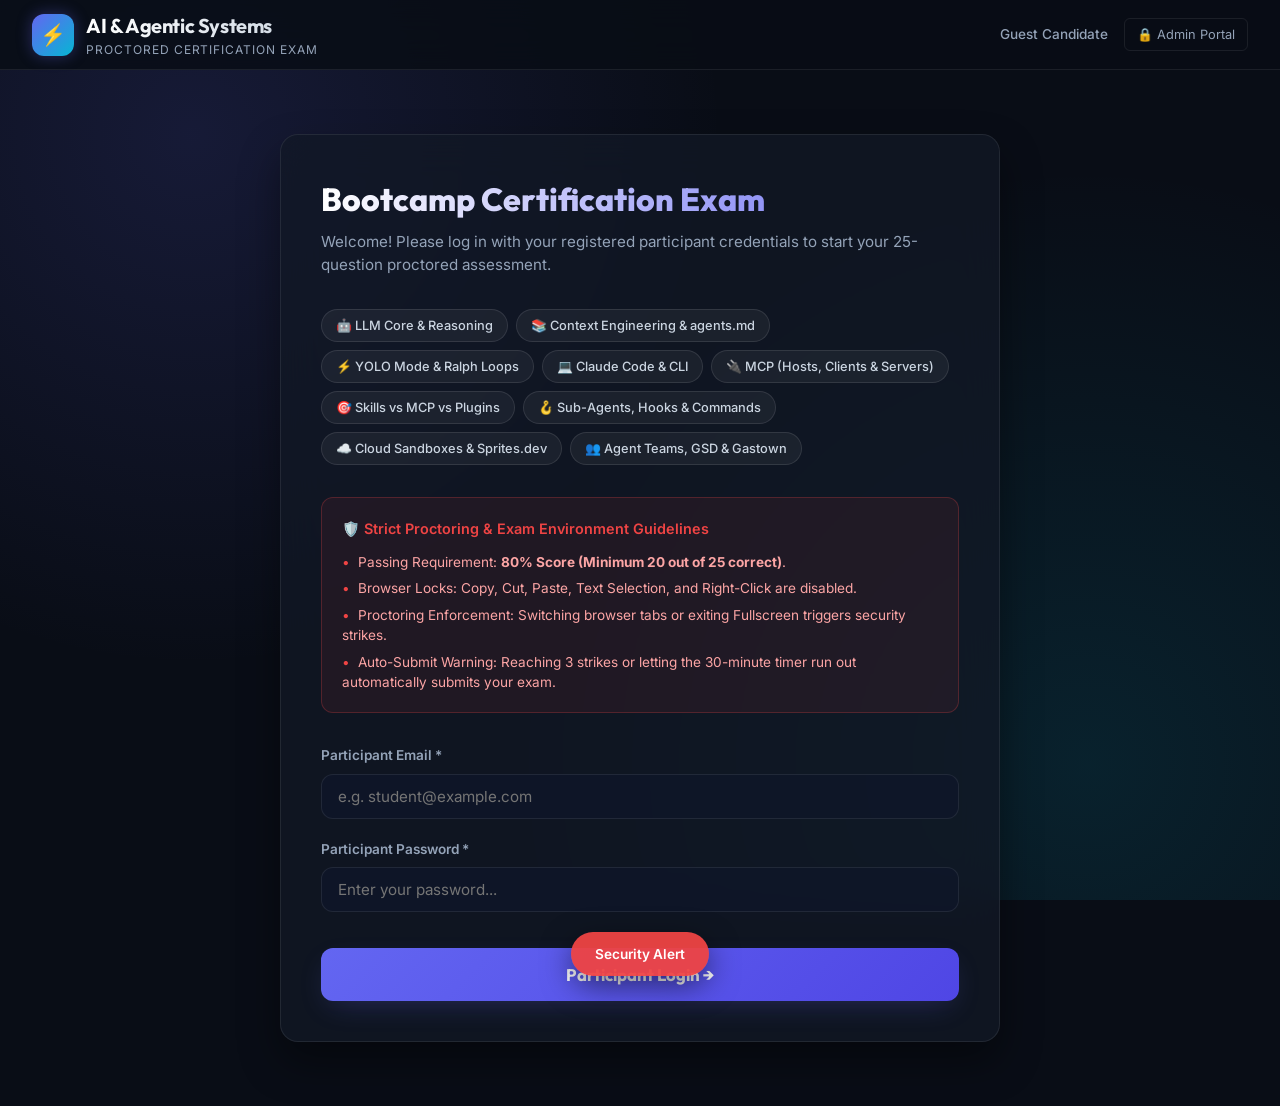
<file: index.html>
<!DOCTYPE html>
<html lang="en">

<head>
  <meta charset="UTF-8">
  <meta name="viewport" content="width=device-width, initial-scale=1.0">
  <title>AI & Agentic Systems Certification Exam | Participant Portal</title>
  <meta name="description"
    content="Official 25-Question Certification Exam covering LLMs, Context Engineering, Claude Code, MCP, Skills, Subagents, Sandboxing, Agent Teams, GSD, and Gastown Swarms.">
  <link rel="stylesheet" href="styles.css">
</head>

<body>

  <!-- Top App Navigation Header -->
  <header class="app-header">
    <div class="brand-container">
      <div class="brand-logo">⚡</div>
      <div>
        <div class="brand-title">AI & Agentic Systems</div>
        <div class="brand-subtitle">Proctored Certification Exam</div>
      </div>
    </div>
    <div style="display:flex; gap:16px; align-items:center;">
      <div class="header-candidate-badge" id="header-candidate-name"
        style="font-size:0.85rem; color:var(--text-muted); font-weight:500;">
        Guest Candidate
      </div>
      <button type="button" id="top-logout-btn" class="btn-secondary hidden"
        style="padding: 5px 12px; font-size: 0.8rem; border-color: rgba(239,68,68,0.4); color: #f87171; background: rgba(239,68,68,0.1); cursor: pointer;">🔒
        Logout</button>
      <a href="admin.html"
        style="font-size:0.8rem; color:var(--text-muted); text-decoration:none; border:1px solid var(--bg-card-border); padding:6px 12px; border-radius:6px; transition:var(--transition-fast);">🔒
        Admin Portal</a>
    </div>
  </header>

  <main class="main-wrapper">

    <!-- 1. PARTICIPANT LOGIN SCREEN -->
    <section id="welcome-screen" class="welcome-card">
      <div id="upper-welcome-section">
        <h1 class="welcome-title">Bootcamp Certification Exam</h1>
        <p class="welcome-desc">
          Welcome! Please log in with your registered participant credentials to start your 25-question proctored
          assessment.
        </p>

        <div class="curriculum-chips">
          <span class="chip">🤖 LLM Core & Reasoning</span>
          <span class="chip">📚 Context Engineering & agents.md</span>
          <span class="chip">⚡ YOLO Mode & Ralph Loops</span>
          <span class="chip">💻 Claude Code & CLI</span>
          <span class="chip">🔌 MCP (Hosts, Clients & Servers)</span>
          <span class="chip">🎯 Skills vs MCP vs Plugins</span>
          <span class="chip">🪝 Sub-Agents, Hooks & Commands</span>
          <span class="chip">☁️ Cloud Sandboxes & Sprites.dev</span>
          <span class="chip">👥 Agent Teams, GSD & Gastown</span>
        </div>

        <div class="rules-box">
          <div class="rules-title">🛡️ Strict Proctoring & Exam Environment Guidelines</div>
          <ul class="rules-list">
            <li>Passing Requirement: <strong>80% Score (Minimum 20 out of 25 correct)</strong>.</li>
            <li>Browser Locks: Copy, Cut, Paste, Text Selection, and Right-Click are disabled.</li>
            <li>Proctoring Enforcement: Switching browser tabs or exiting Fullscreen triggers security strikes.</li>
            <li>Auto-Submit Warning: Reaching 3 strikes or letting the 30-minute timer run out automatically submits
              your exam.</li>
          </ul>
        </div>
      </div>

      <!-- 1. UNAUTHENTICATED LOGIN CARD -->
      <div id="login-box">
        <form id="registration-form">
          <div class="form-group">
            <label class="form-label" for="candidate-email">Participant Email *</label>
            <input type="email" id="candidate-email" class="form-input" placeholder="e.g. student@example.com" required>
          </div>
          <div class="form-group">
            <label class="form-label" for="candidate-password">Participant Password *</label>
            <input type="password" id="candidate-password" class="form-input" placeholder="Enter your password..."
              required>
          </div>

          <div id="user-login-error"
            style="color:var(--danger-color); font-size:0.85rem; margin-bottom:1rem; text-align:center;" class="hidden">
            Invalid email or password. Please contact admin if you are not registered.
          </div>

          <button type="submit" class="btn-start">Participant Login →</button>
        </form>
      </div>

      <!-- 2. AUTHENTICATED CANDIDATE DASHBOARD -->
      <div id="candidate-dashboard" class="hidden">

        <!-- Quiz Set Selection Box -->
        <div
          style="background:rgba(255,255,255,0.03); border:1px solid var(--border-color); border-radius:12px; padding:1.5rem; margin-bottom:2rem;">
          <h3 style="margin-top:0; font-size:1.2rem; color:var(--primary); margin-bottom:1rem;">🎯 Select Exam Quiz Set
          </h3>

          <div class="form-group">
            <label class="form-label" for="quiz-set-select">Choose Question Set *</label>
            <select id="quiz-set-select" class="form-input"
              style="background: #0f172a; color: #f8fafc; font-size: 1rem; padding: 0.75rem;">
              <!-- Populated dynamically by app.js from QUIZ_SETS -->
            </select>
          </div>

          <button type="button" id="start-selected-quiz-btn" class="btn-start" style="margin-top:1rem;">🚀 Start
            Selected Quiz Set →</button>
        </div>

        <!-- Candidate Attempt History Section -->
        <div id="user-history-section" class="hidden"
          style="background: rgba(255,255,255,0.03); border: 1px solid var(--border-color); border-radius: 12px; padding: 1.5rem;">
          <h3 style="margin-top: 0; font-size: 1.1rem; color: var(--primary); margin-bottom: 1rem;">📊 Your Past Exam
            Attempts</h3>
          <div id="user-history-list" style="display: flex; flex-direction: column; gap: 0.75rem;">
            <!-- Past attempt cards injected dynamically -->
          </div>
        </div>
      </div>
    </section>

    <!-- 2. ACTIVE EXAM SCREEN -->
    <section id="exam-screen" class="exam-layout hidden">
      <!-- Main Question Panel -->
      <div class="exam-main-panel">
        <div class="exam-header-bar">
          <span class="category-badge" id="question-category">LLM Core Concepts</span>
          <span class="q-counter" id="question-number">Question 1 of 25</span>
        </div>

        <h2 class="question-text" id="question-text">Loading question text...</h2>

        <div class="options-list" id="options-container">
          <!-- Dynamic Option Cards -->
        </div>

        <div class="exam-controls">
          <button type="button" class="btn-flag" id="flag-btn">🏳️ Flag for Review</button>
          <div style="display:flex; gap:10px;">
            <button type="button" class="btn-nav" id="prev-btn">← Previous</button>
            <button type="button" class="btn-nav" id="next-btn">Next Question →</button>
          </div>
        </div>
      </div>

      <!-- Sidebar Controls & Jump Grid -->
      <aside class="exam-sidebar">
        <div class="sidebar-card">
          <div class="timer-box">
            <div>
              <div class="timer-label">Time Remaining</div>
              <div class="timer-val" id="timer-display">30:00</div>
            </div>
            <div style="font-size:1.5rem;">⏱️</div>
          </div>

          <div class="strike-box">
            <span>Security Strikes:</span>
            <span class="strike-val" id="strike-badge-text">0</span>
          </div>

          <div style="margin: 1rem 0;">
            <div
              style="display:flex; justify-content:space-between; font-size:0.8rem; color:var(--text-muted); margin-bottom:4px;">
              <span>Overall Progress</span>
              <span id="exam-progress-text">0% Complete</span>
            </div>
            <div style="height:6px; background:rgba(255,255,255,0.08); border-radius:3px; overflow:hidden;">
              <div id="exam-progress-bar"
                style="width:0%; height:100%; background:var(--primary); transition:width 0.3s;"></div>
            </div>
          </div>

          <div class="grid-title">Question Palette</div>
          <div class="question-grid" id="question-grid">
            <!-- 1 to 25 buttons dynamically inserted -->
          </div>

          <div class="grid-legend" style="margin-bottom: 1.25rem;">
            <span><strong style="color:#6ee7b7;">●</strong> Answered (<span id="answered-count">0/25</span>)</span>
            <span><strong style="color:var(--warning-color);">🚩</strong> Flagged (<span
                id="flagged-count">0</span>)</span>
          </div>

          <button type="button" class="btn-submit-main" id="submit-exam-btn">Submit Exam Now</button>
        </div>
      </aside>
    </section>

    <!-- 3. RESULTS & PERFORMANCE DASHBOARD -->
    <section id="results-screen" class="results-card hidden">
      <div class="results-header">
        <div id="badge-status" class="pass-fail-badge badge-pass">🏆 PASS (84%)</div>
        <h2 style="font-family:var(--font-heading); font-size:1.6rem; margin-bottom:0.25rem;" id="res-candidate-name">
          Candidate Email</h2>
        <div class="candidate-meta">
          <span id="res-candidate-id">ID: USR-0000</span> | Date: <span id="res-date">Aug 4, 2026</span>
        </div>
      </div>

      <div class="score-overview">
        <div class="circle-score-wrapper">
          <svg class="circle-svg" viewBox="0 0 120 120">
            <circle class="circle-bg" cx="60" cy="60" r="54"></circle>
            <circle class="circle-fill" id="circle-score-progress" cx="60" cy="60" r="54"></circle>
          </svg>
          <div class="circle-text">
            <div class="score-percent-val" id="score-percent">84%</div>
            <div class="score-fraction-val" id="score-fraction">21 / 25</div>
          </div>
        </div>

        <div style="max-width: 420px;">
          <h3 style="font-family:var(--font-heading); font-size:1.15rem; margin-bottom:0.5rem;">Passing Standard: 80%
            (20/25)</h3>
          <p style="font-size:0.88rem; color:var(--text-muted); line-height:1.5;">
            Candidates achieving an 80% score or higher demonstrate proficiency across all 3 weeks of the bootcamp
            curriculum, including LLM reasoning, context engineering, Claude Code, MCP, custom skills, sandboxing, agent
            teams, GSD, and Gastown swarms.
          </p>
        </div>
      </div>

      <h3 class="section-heading">Domain Mastery Breakdown</h3>
      <div class="domain-grid" id="domain-breakdown">
        <!-- Topic cards dynamically inserted -->
      </div>

      <h3 class="section-heading">Detailed Question Review & Explanations</h3>
      <div id="review-questions-container">
        <!-- Review cards dynamically inserted -->
      </div>

      <div style="text-align:center; margin-top:2.5rem;">
        <button type="button" class="btn-start" id="restart-exam-btn" style="max-width:300px;">Take Another
          Assessment</button>
      </div>
    </section>

  </main>

  <!-- MODALS & TOAST NOTIFICATIONS -->
  <!-- 1. Submit Confirmation Modal -->
  <div class="modal-overlay" id="confirm-submit-modal">
    <div class="modal-box">
      <div class="modal-icon">📜</div>
      <h3 class="modal-title">Confirm Exam Submission</h3>
      <p class="modal-desc" id="confirm-modal-text">Are you sure you want to submit your final exam answers now?</p>
      <div class="modal-actions">
        <button type="button" class="btn-secondary" id="confirm-submit-no">Return to Exam</button>
        <button type="button" class="btn-primary" id="confirm-submit-yes">Confirm & Submit</button>
      </div>
    </div>
  </div>

  <!-- 2. Security Strike Warning Modal -->
  <div class="modal-overlay" id="strike-modal">
    <div class="modal-box" style="border-color: rgba(239,68,68,0.4);">
      <div class="modal-icon">⚠️</div>
      <h3 class="modal-title" style="color:var(--danger-color);">Security Violation Warning</h3>
      <p class="modal-desc">
        A proctoring event was detected: <strong id="strike-reason-text">Tab switch detected</strong>.<br><br>
        Current Strike Count: <strong id="strike-count-display" style="color:var(--danger-color);">1 / 3</strong>.<br>
        Reaching 3 strikes will automatically submit your exam.
      </p>
      <div class="modal-actions">
        <button type="button" class="btn-danger" id="strike-modal-close">Acknowledge & Resume</button>
      </div>
    </div>
  </div>

  <!-- 3. Fullscreen Warning Modal -->
  <div class="modal-overlay" id="fullscreen-modal">
    <div class="modal-box" style="border-color: rgba(245,158,11,0.4);">
      <div class="modal-icon">🖥️</div>
      <h3 class="modal-title" style="color:var(--warning-color);">Fullscreen Required</h3>
      <p class="modal-desc">
        Exam security requires active Fullscreen mode. Please click below to re-enable fullscreen to continue your
        assessment.
      </p>
      <div class="modal-actions">
        <button type="button" class="btn-primary" id="reenter-fullscreen-btn">Re-enter Fullscreen</button>
      </div>
    </div>
  </div>

  <!-- Anti-Cheat Security Toast Notification -->
  <div class="anti-cheat-toast" id="anti-cheat-toast">Security Alert</div>

  <!-- Scripts -->
  <script src="data/questions.js"></script>
  <script src="data/quiz_sets.js"></script>
  <script src="js/anti_cheat.js"></script>
  <script src="js/app.js"></script>
</body>

</html>
</file>
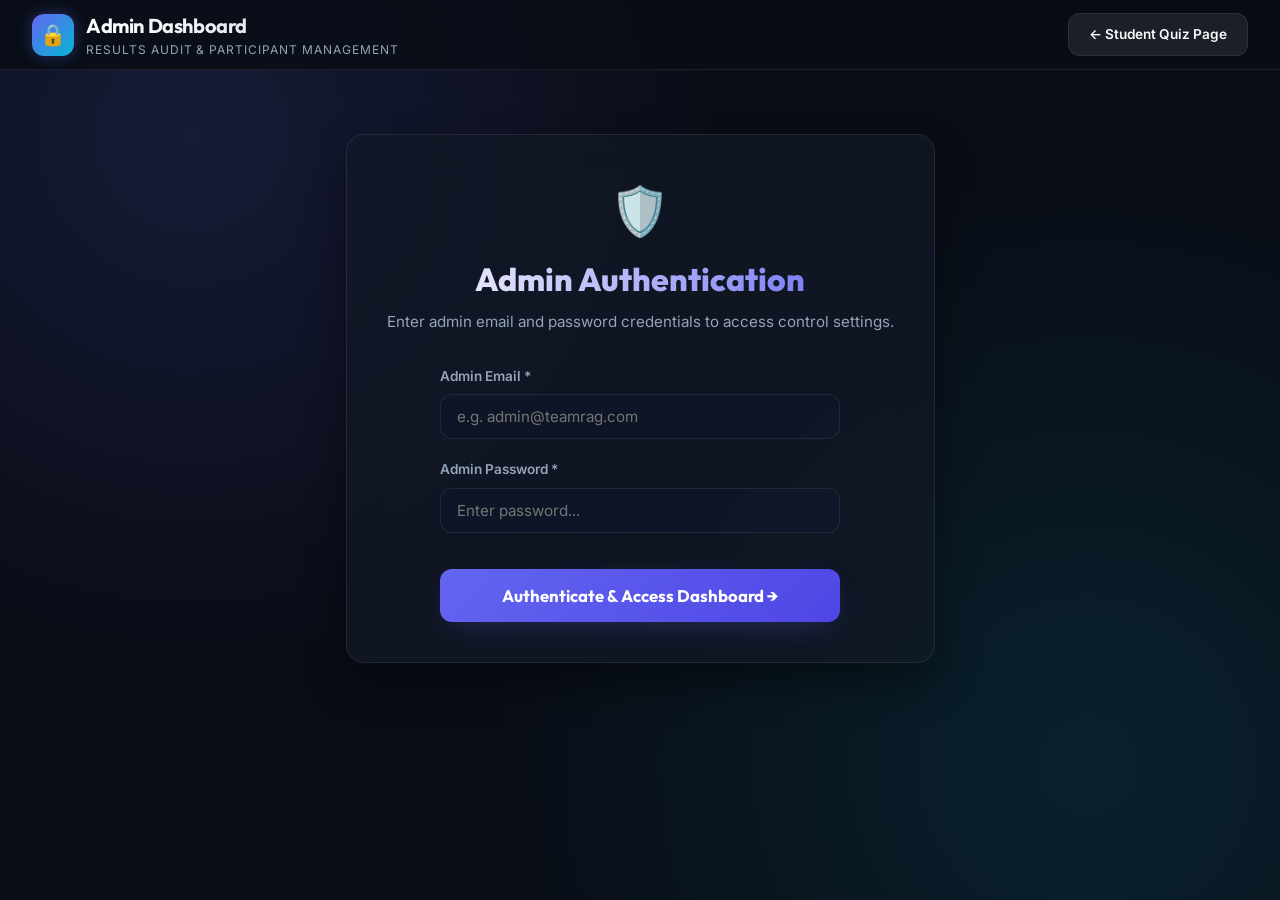
<file: admin.html>
<!DOCTYPE html>
<html lang="en">
<head>
  <meta charset="UTF-8">
  <meta name="viewport" content="width=device-width, initial-scale=1.0">
  <title>Admin Dashboard | AI Certification Exam Results & User Management</title>
  <link rel="stylesheet" href="styles.css">
</head>
<body>

  <!-- Top App Navigation Header -->
  <header class="app-header">
    <div class="brand-container">
      <div class="brand-logo">🔒</div>
      <div>
        <div class="brand-title">Admin Dashboard</div>
        <div class="brand-subtitle">Results Audit & Participant Management</div>
      </div>
    </div>
    <div style="display:flex; gap:12px; align-items:center;">
      <a href="index.html" class="btn-secondary" style="font-size:0.85rem; text-decoration:none;">← Student Quiz Page</a>
      <button type="button" id="admin-logout-btn" class="btn-secondary hidden" style="font-size:0.85rem;">Logout</button>
    </div>
  </header>

  <main class="main-wrapper">

    <!-- 1. ADMIN LOGIN GATE -->
    <section id="admin-login-card" class="welcome-card">
      <div style="text-align:center; margin-bottom:1.5rem;">
        <div style="font-size:3rem; margin-bottom:0.5rem;">🛡️</div>
        <h1 class="welcome-title">Admin Authentication</h1>
        <p class="welcome-desc">Enter admin email and password credentials to access control settings.</p>
      </div>

      <form id="admin-login-form" style="max-width:400px; margin:0 auto;">
        <div class="form-group">
          <label class="form-label" for="admin-email">Admin Email *</label>
          <input type="email" id="admin-email" class="form-input" placeholder="e.g. admin@teamrag.com" required>
        </div>
        <div class="form-group">
          <label class="form-label" for="admin-password">Admin Password *</label>
          <input type="password" id="admin-password" class="form-input" placeholder="Enter password..." required>
        </div>
        <div id="login-error-msg" style="color:var(--danger-color); font-size:0.85rem; margin-bottom:1rem; text-align:center;" class="hidden">
          Invalid email or password! Please try again.
        </div>
        <button type="submit" class="btn-start">Authenticate & Access Dashboard →</button>
      </form>
    </section>

    <!-- 2. ADMIN DASHBOARD CONTENT -->
    <section id="admin-dashboard" class="hidden">
      
      <!-- Metrics Overview Cards -->
      <div class="metrics-grid">
        <div class="metric-card">
          <div class="metric-icon">👥</div>
          <div>
            <div class="metric-val" id="metric-participants">0</div>
            <div class="metric-label">Registered Participants</div>
          </div>
        </div>

        <div class="metric-card">
          <div class="metric-icon">📝</div>
          <div>
            <div class="metric-val" id="metric-total">0</div>
            <div class="metric-label">Total Submissions</div>
          </div>
        </div>

        <div class="metric-card">
          <div class="metric-icon">🏆</div>
          <div>
            <div class="metric-val" id="metric-passed" style="color:var(--success-color);">0</div>
            <div class="metric-label">Passed (≥80%)</div>
          </div>
        </div>

        <div class="metric-card">
          <div class="metric-icon">📊</div>
          <div>
            <div class="metric-val" id="metric-rate">0%</div>
            <div class="metric-label">Pass Rate</div>
          </div>
        </div>
      </div>

      <!-- Navigation Tabs -->
      <div style="display:flex; gap:12px; margin-bottom:1.5rem;">
        <button type="button" id="tab-results-btn" class="btn-secondary" style="background:var(--primary); color:#fff;">📜 Exam Submissions</button>
        <button type="button" id="tab-users-btn" class="btn-secondary">👥 Participant Accounts</button>
      </div>

      <!-- TAB 1: RESULTS SUBMISSIONS -->
      <div id="view-results-section">
        <!-- Controls & Filter Toolbar -->
        <div class="toolbar-card">
          <div class="toolbar-left">
            <input type="text" id="search-input" class="form-input" placeholder="Search name, email, ID..." style="max-width:280px;">
            <select id="filter-status" class="form-input" style="max-width:160px;">
              <option value="ALL">All Results</option>
              <option value="PASS">Pass Only</option>
              <option value="FAIL">Fail Only</option>
            </select>
          </div>

          <div class="toolbar-right">
            <button type="button" id="export-json-btn" class="btn-secondary">📥 Export JSON</button>
            <button type="button" id="export-csv-btn" class="btn-secondary">📥 Export CSV</button>
            <button type="button" id="clear-all-btn" class="btn-danger" style="font-size:0.85rem;">Clear All Results</button>
          </div>
        </div>

        <!-- Results Table -->
        <div class="table-card">
          <table class="admin-table">
            <thead>
              <tr>
                <th>Date & Time</th>
                <th>Candidate Email</th>
                <th>Participant ID</th>
                <th>Score</th>
                <th>Status</th>
                <th>Strikes</th>
                <th>Time Spent</th>
                <th>Actions</th>
              </tr>
            </thead>
            <tbody id="results-table-body">
              <!-- Dynamic Rows -->
            </tbody>
          </table>
          <div id="no-results-msg" class="no-results hidden">No exam submissions found.</div>
        </div>
      </div>

      <!-- TAB 2: PARTICIPANT USER MANAGEMENT -->
      <div id="view-users-section" class="hidden">
        <div class="welcome-card" style="margin:0 0 1.5rem 0; max-width:100%;">
          <h3 class="section-heading" style="margin-bottom:1rem; border:none; padding:0;">➕ Register New Participant</h3>
          <form id="add-user-form" style="display:grid; grid-template-columns: 1fr 1fr auto; gap:12px; align-items:end;">
            <div class="form-group" style="margin:0;">
              <label class="form-label" for="new-user-email">Participant Email *</label>
              <input type="email" id="new-user-email" class="form-input" placeholder="student@team.com" required>
            </div>
            <div class="form-group" style="margin:0;">
              <label class="form-label" for="new-user-password">Participant Password *</label>
              <input type="password" id="new-user-password" class="form-input" placeholder="Set password..." required>
            </div>
            <button type="submit" class="btn-primary" style="height:44px; padding:0 24px;">Add Participant</button>
          </form>
          <div id="add-user-msg" style="margin-top:0.75rem; font-size:0.85rem;" class="hidden"></div>
        </div>

        <div class="table-card">
          <table class="admin-table">
            <thead>
              <tr>
                <th>User ID</th>
                <th>Participant Email</th>
                <th>Date Registered</th>
                <th>Actions</th>
              </tr>
            </thead>
            <tbody id="users-table-body">
              <!-- Dynamic User Rows -->
            </tbody>
          </table>
          <div id="no-users-msg" class="no-results hidden">No registered participants found.</div>
        </div>
      </div>

    </section>

  </main>

  <!-- Candidate Result UI Modal -->
  <div class="modal-overlay" id="detail-modal">
    <div class="modal-box" style="max-width:920px; width:95%; max-height:90vh; overflow-y:auto; text-align:left; padding:1.5rem;">
      <div style="display:flex; justify-content:space-between; align-items:center; border-bottom:1px solid var(--bg-card-border); padding-bottom:0.75rem; margin-bottom:1rem;">
        <h3 class="modal-title" style="margin:0;" id="detail-candidate-title">Submission Review UI</h3>
        <button type="button" id="detail-modal-close" class="btn-secondary" style="padding:6px 14px; cursor:pointer;">✕ Close Modal</button>
      </div>

      <div id="detail-modal-body">
        <!-- Rendered with identical candidate Results UI -->
      </div>
    </div>
  </div>

  <script src="js/admin.js"></script>
</body>
</html>
</file>
<file: styles.css>
/* ==========================================================================
   AI & Agentic Systems Certification Exam - Premium Dark Glassmorphic Design
   ========================================================================== */

@import url('https://fonts.googleapis.com/css2?family=Inter:wght@300;400;500;600;700&family=Outfit:wght@500;600;700;800&display=swap');

:root {
  --bg-dark: #090d16;
  --bg-card: rgba(18, 24, 38, 0.75);
  --bg-card-border: rgba(255, 255, 255, 0.08);
  --bg-card-hover: rgba(30, 41, 64, 0.85);

  --primary: #6366f1;
  --primary-glow: rgba(99, 102, 241, 0.35);
  --primary-hover: #4f46e5;
  --secondary: #06b6d4;
  --accent: #8b5cf6;

  --success-color: #10b981;
  --warning-color: #f59e0b;
  --danger-color: #ef4444;

  --text-main: #f8fafc;
  --text-muted: #94a3b8;
  --text-dim: #64748b;

  --font-heading: 'Outfit', -apple-system, BlinkMacSystemFont, sans-serif;
  --font-body: 'Inter', -apple-system, BlinkMacSystemFont, sans-serif;

  --radius-lg: 18px;
  --radius-md: 12px;
  --radius-sm: 8px;

  --shadow-glow: 0 10px 30px -10px rgba(99, 102, 241, 0.3);
  --transition-fast: 0.2s cubic-bezier(0.4, 0, 0.2, 1);
}

/* Hardened Security: Disable Copy, Cut, Text Selection across entire Page */
*,
*::before,
*::after {
  box-sizing: border-box;
  margin: 0;
  padding: 0;
  -webkit-user-select: none !important;
  -moz-user-select: none !important;
  -ms-user-select: none !important;
  user-select: none !important;
  -webkit-user-drag: none !important;
}

/* Allow text inputs in form to be focused properly */
input, select, textarea {
  -webkit-user-select: auto !important;
  -moz-user-select: auto !important;
  -ms-user-select: auto !important;
  user-select: auto !important;
}

body {
  font-family: var(--font-body);
  background-color: var(--bg-dark);
  background-image: 
    radial-gradient(circle at 15% 15%, rgba(99, 102, 241, 0.15) 0%, transparent 40%),
    radial-gradient(circle at 85% 85%, rgba(6, 182, 212, 0.12) 0%, transparent 45%);
  background-attachment: fixed;
  color: var(--text-main);
  min-height: 100vh;
  display: flex;
  flex-direction: column;
  line-height: 1.5;
  overflow-x: hidden;
}

.hidden {
  display: none !important;
}

/* Top App Header */
.app-header {
  height: 70px;
  padding: 0 2rem;
  background: rgba(9, 13, 22, 0.85);
  backdrop-filter: blur(16px);
  border-bottom: 1px solid var(--bg-card-border);
  display: flex;
  align-items: center;
  justify-content: space-between;
  position: sticky;
  top: 0;
  z-index: 100;
}

.brand-container {
  display: flex;
  align-items: center;
  gap: 12px;
}

.brand-logo {
  width: 42px;
  height: 42px;
  background: linear-gradient(135deg, var(--primary), var(--secondary));
  border-radius: var(--radius-md);
  display: flex;
  align-items: center;
  justify-content: center;
  font-size: 1.3rem;
  box-shadow: 0 0 15px var(--primary-glow);
}

.brand-title {
  font-family: var(--font-heading);
  font-size: 1.25rem;
  font-weight: 700;
  letter-spacing: -0.02em;
  background: linear-gradient(to right, #ffffff, #cbd5e1);
  -webkit-background-clip: text;
  -webkit-text-fill-color: transparent;
}

.brand-subtitle {
  font-size: 0.75rem;
  color: var(--text-muted);
  text-transform: uppercase;
  letter-spacing: 0.08em;
}

/* Layout Containers */
.main-wrapper {
  flex: 1;
  max-width: 1320px;
  width: 100%;
  margin: 0 auto;
  padding: 2rem 1.5rem;
  display: flex;
  flex-direction: column;
}

/* Registration / Welcome Card */
.welcome-card {
  max-width: 720px;
  margin: 2rem auto;
  background: var(--bg-card);
  backdrop-filter: blur(20px);
  border: 1px solid var(--bg-card-border);
  border-radius: var(--radius-lg);
  padding: 2.5rem;
  box-shadow: 0 20px 40px rgba(0, 0, 0, 0.4);
}

.welcome-title {
  font-family: var(--font-heading);
  font-size: 2rem;
  font-weight: 800;
  margin-bottom: 0.5rem;
  background: linear-gradient(to right, #ffffff, var(--primary));
  -webkit-background-clip: text;
  -webkit-text-fill-color: transparent;
}

.welcome-desc {
  color: var(--text-muted);
  font-size: 0.95rem;
  margin-bottom: 2rem;
}

.curriculum-chips {
  display: flex;
  flex-wrap: wrap;
  gap: 8px;
  margin-bottom: 2rem;
}

.chip {
  background: rgba(255, 255, 255, 0.05);
  border: 1px solid rgba(255, 255, 255, 0.1);
  padding: 6px 14px;
  border-radius: 20px;
  font-size: 0.8rem;
  font-weight: 500;
  color: #cbd5e1;
}

.rules-box {
  background: rgba(239, 68, 68, 0.08);
  border: 1px solid rgba(239, 68, 68, 0.25);
  border-radius: var(--radius-md);
  padding: 1.25rem;
  margin-bottom: 2rem;
}

.rules-title {
  color: var(--danger-color);
  font-weight: 600;
  font-size: 0.9rem;
  margin-bottom: 0.75rem;
  display: flex;
  align-items: center;
  gap: 8px;
}

blockquote.scenario-quote {
  margin: 0.75rem 0;
  padding: 0.6rem 1rem;
  border-left: 3px solid var(--primary);
  background: rgba(255, 255, 255, 0.04);
  border-radius: var(--radius-sm);
  font-style: italic;
  color: var(--text-muted);
}

.rules-list {
  list-style-type: none;
  font-size: 0.85rem;
  color: #fca5a5;
  display: flex;
  flex-direction: column;
  gap: 6px;
}

.rules-list li::before {
  content: "•";
  margin-right: 8px;
  color: var(--danger-color);
}

.form-group {
  margin-bottom: 1.25rem;
}

.form-label {
  display: block;
  font-size: 0.85rem;
  font-weight: 600;
  color: var(--text-muted);
  margin-bottom: 0.5rem;
}

.form-input {
  width: 100%;
  padding: 12px 16px;
  background: rgba(15, 23, 42, 0.8);
  border: 1px solid var(--bg-card-border);
  border-radius: var(--radius-md);
  color: var(--text-main);
  font-family: var(--font-body);
  font-size: 0.95rem;
  outline: none;
  transition: var(--transition-fast);
}

.form-input:focus {
  border-color: var(--primary);
  box-shadow: 0 0 0 3px var(--primary-glow);
}

.btn-start {
  width: 100%;
  padding: 16px;
  background: linear-gradient(135deg, var(--primary), var(--primary-hover));
  border: none;
  border-radius: var(--radius-md);
  color: #fff;
  font-family: var(--font-heading);
  font-weight: 700;
  font-size: 1.05rem;
  cursor: pointer;
  box-shadow: var(--shadow-glow);
  transition: var(--transition-fast);
  margin-top: 1rem;
}

.btn-start:hover {
  transform: translateY(-2px);
  box-shadow: 0 12px 35px -5px rgba(99, 102, 241, 0.45);
}

/* Exam Dashboard Screen */
.exam-layout {
  display: grid;
  grid-template-columns: 1fr 320px;
  gap: 1.75rem;
  width: 100%;
}

@media (max-width: 992px) {
  .exam-layout {
    grid-template-columns: 1fr;
  }
}

.exam-main-panel {
  background: var(--bg-card);
  backdrop-filter: blur(20px);
  border: 1px solid var(--bg-card-border);
  border-radius: var(--radius-lg);
  padding: 2.25rem;
  display: flex;
  flex-direction: column;
  min-height: 540px;
}

.exam-header-bar {
  display: flex;
  align-items: center;
  justify-content: space-between;
  padding-bottom: 1.25rem;
  border-bottom: 1px solid var(--bg-card-border);
  margin-bottom: 1.5rem;
}

.category-badge {
  background: rgba(99, 102, 241, 0.15);
  color: #a5b4fc;
  border: 1px solid rgba(99, 102, 241, 0.3);
  padding: 4px 12px;
  border-radius: 20px;
  font-size: 0.8rem;
  font-weight: 600;
}

.q-counter {
  font-size: 0.9rem;
  color: var(--text-muted);
  font-weight: 500;
}

.question-text {
  font-family: var(--font-heading);
  font-size: 1.25rem;
  font-weight: 600;
  color: var(--text-main);
  line-height: 1.5;
  margin-bottom: 1.75rem;
}

/* Options Cards */
.options-list {
  display: flex;
  flex-direction: column;
  gap: 1rem;
  margin-bottom: 2rem;
}

.option-card {
  display: flex;
  align-items: flex-start;
  gap: 14px;
  padding: 16px 20px;
  background: rgba(15, 23, 42, 0.6);
  border: 1px solid var(--bg-card-border);
  border-radius: var(--radius-md);
  color: var(--text-main);
  cursor: pointer;
  text-align: left;
  font-family: var(--font-body);
  font-size: 0.95rem;
  transition: var(--transition-fast);
}

.option-card:hover {
  background: var(--bg-card-hover);
  border-color: rgba(99, 102, 241, 0.4);
  transform: translateX(4px);
}

.option-card.selected {
  background: rgba(99, 102, 241, 0.18);
  border-color: var(--primary);
  box-shadow: 0 0 15px rgba(99, 102, 241, 0.25);
}

.option-prefix {
  width: 28px;
  height: 28px;
  border-radius: 50%;
  background: rgba(255, 255, 255, 0.08);
  display: flex;
  align-items: center;
  justify-content: center;
  font-weight: 700;
  font-size: 0.85rem;
  color: var(--text-muted);
  flex-shrink: 0;
}

.option-card.selected .option-prefix {
  background: var(--primary);
  color: #fff;
}

.option-text {
  flex: 1;
  padding-top: 2px;
}

/* Action Controls */
.exam-controls {
  margin-top: auto;
  display: flex;
  align-items: center;
  justify-content: space-between;
  padding-top: 1.5rem;
  border-top: 1px solid var(--bg-card-border);
}

.btn-nav {
  padding: 10px 20px;
  background: rgba(255, 255, 255, 0.06);
  border: 1px solid var(--bg-card-border);
  border-radius: var(--radius-md);
  color: var(--text-main);
  font-weight: 600;
  font-size: 0.9rem;
  cursor: pointer;
  transition: var(--transition-fast);
}

.btn-nav:hover:not(:disabled) {
  background: rgba(255, 255, 255, 0.12);
}

.btn-nav:disabled {
  opacity: 0.35;
  cursor: not-allowed;
}

.btn-flag {
  padding: 10px 16px;
  background: rgba(245, 158, 11, 0.1);
  border: 1px solid rgba(245, 158, 11, 0.3);
  border-radius: var(--radius-md);
  color: var(--warning-color);
  font-weight: 600;
  font-size: 0.85rem;
  cursor: pointer;
  transition: var(--transition-fast);
}

.btn-flag.flagged {
  background: var(--warning-color);
  color: #000;
}

/* Sidebar Grid & Proctor Controls */
.exam-sidebar {
  display: flex;
  flex-direction: column;
  gap: 1.25rem;
}

.sidebar-card {
  background: var(--bg-card);
  backdrop-filter: blur(20px);
  border: 1px solid var(--bg-card-border);
  border-radius: var(--radius-lg);
  padding: 1.5rem;
}

.timer-box {
  display: flex;
  align-items: center;
  justify-content: space-between;
  padding: 1rem;
  background: rgba(15, 23, 42, 0.8);
  border-radius: var(--radius-md);
  border: 1px solid var(--bg-card-border);
  margin-bottom: 1rem;
}

.timer-label {
  font-size: 0.8rem;
  text-transform: uppercase;
  color: var(--text-muted);
  font-weight: 600;
}

.timer-val {
  font-family: var(--font-heading);
  font-size: 1.5rem;
  font-weight: 800;
  color: var(--secondary);
  letter-spacing: 0.05em;
}

.timer-val.timer-urgent {
  color: var(--danger-color);
  animation: pulseTimer 1s infinite alternate;
}

@keyframes pulseTimer {
  0% { opacity: 1; }
  100% { opacity: 0.4; }
}

.strike-box {
  display: flex;
  align-items: center;
  justify-content: space-between;
  font-size: 0.85rem;
  color: var(--text-muted);
}

.strike-val {
  color: var(--danger-color);
  font-weight: 700;
}

/* Question Quick Jump Grid */
.grid-title {
  font-size: 0.9rem;
  font-weight: 700;
  margin-bottom: 1rem;
  color: var(--text-main);
}

.question-grid {
  display: grid;
  grid-template-columns: repeat(5, 1fr);
  gap: 10px;
  margin-bottom: 1.25rem;
}

.grid-item {
  aspect-ratio: 1;
  background: rgba(255, 255, 255, 0.05);
  border: 1px solid var(--bg-card-border);
  border-radius: var(--radius-sm);
  color: var(--text-muted);
  font-weight: 600;
  font-size: 0.85rem;
  display: flex;
  align-items: center;
  justify-content: center;
  cursor: pointer;
  transition: var(--transition-fast);
  position: relative;
}

.grid-item:hover {
  background: rgba(255, 255, 255, 0.12);
  color: #fff;
}

.grid-item.active {
  border-color: var(--primary);
  box-shadow: 0 0 10px var(--primary-glow);
}

.grid-item.answered {
  background: rgba(16, 185, 129, 0.2);
  border-color: rgba(16, 185, 129, 0.5);
  color: #6ee7b7;
}

.grid-item.flagged::after {
  content: "🚩";
  font-size: 0.65rem;
  position: absolute;
  top: 2px;
  right: 2px;
}

.grid-legend {
  display: flex;
  justify-content: space-around;
  font-size: 0.75rem;
  color: var(--text-dim);
}

.btn-submit-main {
  width: 100%;
  padding: 14px;
  background: linear-gradient(135deg, var(--success-color), #059669);
  border: none;
  border-radius: var(--radius-md);
  color: #fff;
  font-family: var(--font-heading);
  font-weight: 700;
  font-size: 1rem;
  cursor: pointer;
  box-shadow: 0 8px 25px -5px rgba(16, 185, 129, 0.4);
  transition: var(--transition-fast);
}

.btn-submit-main:hover {
  transform: translateY(-2px);
  box-shadow: 0 12px 30px -5px rgba(16, 185, 129, 0.55);
}

/* Results Dashboard */
.results-card {
  max-width: 960px;
  margin: 1rem auto;
  background: var(--bg-card);
  backdrop-filter: blur(20px);
  border: 1px solid var(--bg-card-border);
  border-radius: var(--radius-lg);
  padding: 2.5rem;
  box-shadow: 0 20px 40px rgba(0, 0, 0, 0.5);
}

.results-header {
  text-align: center;
  margin-bottom: 2.5rem;
}

.pass-fail-badge {
  display: inline-block;
  padding: 10px 24px;
  border-radius: 30px;
  font-family: var(--font-heading);
  font-size: 1.3rem;
  font-weight: 800;
  letter-spacing: 0.04em;
  margin-bottom: 1rem;
}

.badge-pass {
  background: rgba(16, 185, 129, 0.15);
  border: 2px solid var(--success-color);
  color: #34d399;
  box-shadow: 0 0 25px rgba(16, 185, 129, 0.3);
}

.badge-fail {
  background: rgba(239, 68, 68, 0.15);
  border: 2px solid var(--danger-color);
  color: #fca5a5;
  box-shadow: 0 0 25px rgba(239, 68, 68, 0.3);
}

.candidate-meta {
  font-size: 0.9rem;
  color: var(--text-muted);
}

/* Visual Score Wheel */
.score-overview {
  display: flex;
  align-items: center;
  justify-content: center;
  gap: 3rem;
  margin-bottom: 3rem;
  flex-wrap: wrap;
}

.circle-score-wrapper {
  position: relative;
  width: 140px;
  height: 140px;
}

.circle-svg {
  width: 140px;
  height: 140px;
  transform: rotate(-90deg);
}

.circle-bg {
  fill: none;
  stroke: rgba(255, 255, 255, 0.08);
  stroke-width: 10;
}

.circle-fill {
  fill: none;
  stroke: var(--success-color);
  stroke-width: 10;
  stroke-linecap: round;
  stroke-dasharray: 339;
  stroke-dashoffset: 339;
  transition: stroke-dashoffset 1.5s ease-out;
}

.circle-text {
  position: absolute;
  top: 50%;
  left: 50%;
  transform: translate(-50%, -50%);
  text-align: center;
}

.score-percent-val {
  font-family: var(--font-heading);
  font-size: 1.8rem;
  font-weight: 800;
}

.score-fraction-val {
  font-size: 0.8rem;
  color: var(--text-muted);
}

/* Domain Breakdown Cards */
.section-heading {
  font-family: var(--font-heading);
  font-size: 1.3rem;
  font-weight: 700;
  margin-bottom: 1.25rem;
  border-bottom: 1px solid var(--bg-card-border);
  padding-bottom: 0.75rem;
}

.domain-grid {
  display: grid;
  grid-template-columns: repeat(auto-fill, minmax(280px, 1fr));
  gap: 1rem;
  margin-bottom: 3rem;
}

.domain-card {
  background: rgba(15, 23, 42, 0.6);
  border: 1px solid var(--bg-card-border);
  border-radius: var(--radius-md);
  padding: 1rem 1.25rem;
}

.domain-header {
  display: flex;
  justify-content: space-between;
  font-size: 0.85rem;
  margin-bottom: 0.5rem;
}

.domain-name {
  font-weight: 600;
  color: var(--text-main);
}

.domain-score {
  color: var(--text-muted);
}

.domain-progress-bar {
  height: 6px;
  background: rgba(255, 255, 255, 0.08);
  border-radius: 4px;
  overflow: hidden;
}

.domain-progress-fill {
  height: 100%;
  border-radius: 4px;
  transition: width 1s ease-out;
}

/* Detailed Question Review Cards */
.review-card {
  background: rgba(15, 23, 42, 0.6);
  border: 1px solid var(--bg-card-border);
  border-radius: var(--radius-md);
  padding: 1.5rem;
  margin-bottom: 1.25rem;
}

.review-correct {
  border-left: 4px solid var(--success-color);
}

.review-incorrect {
  border-left: 4px solid var(--danger-color);
}

.review-card-header {
  display: flex;
  justify-content: space-between;
  align-items: center;
  margin-bottom: 0.75rem;
}

.review-q-num {
  font-size: 0.8rem;
  font-weight: 700;
  color: var(--text-muted);
}

.review-status-badge {
  font-size: 0.75rem;
  font-weight: 700;
  padding: 3px 10px;
  border-radius: 12px;
}

.badge-green {
  background: rgba(16, 185, 129, 0.2);
  color: #34d399;
}

.badge-red {
  background: rgba(239, 68, 68, 0.2);
  color: #fca5a5;
}

.review-question-text {
  font-family: var(--font-heading);
  font-size: 1.05rem;
  font-weight: 600;
  margin-bottom: 1rem;
}

.review-options-list {
  display: flex;
  flex-direction: column;
  gap: 8px;
  margin-bottom: 1rem;
}

.review-option {
  display: flex;
  align-items: center;
  justify-content: space-between;
  padding: 10px 14px;
  background: rgba(255, 255, 255, 0.03);
  border-radius: var(--radius-sm);
  font-size: 0.85rem;
}

.review-letter {
  font-weight: 700;
  margin-right: 10px;
  color: var(--text-muted);
}

.opt-correct {
  background: rgba(16, 185, 129, 0.15);
  border: 1px solid rgba(16, 185, 129, 0.3);
  color: #a7f3d0;
}

.opt-user-incorrect {
  background: rgba(239, 68, 68, 0.15);
  border: 1px solid rgba(239, 68, 68, 0.3);
  color: #fecaca;
}

.opt-tag {
  font-size: 0.75rem;
  font-weight: 600;
}

.review-explanation {
  background: rgba(99, 102, 241, 0.08);
  border: 1px solid rgba(99, 102, 241, 0.2);
  border-radius: var(--radius-sm);
  padding: 12px 16px;
  font-size: 0.85rem;
  color: #cbd5e1;
  line-height: 1.5;
}

/* Modal Windows & Security Toasts */
.modal-overlay {
  position: fixed;
  top: 0;
  left: 0;
  width: 100vw;
  height: 100vh;
  background: rgba(0, 0, 0, 0.8);
  backdrop-filter: blur(8px);
  display: flex;
  align-items: center;
  justify-content: center;
  z-index: 1000;
  opacity: 0;
  pointer-events: none;
  transition: opacity 0.25s ease;
}

.modal-overlay.active {
  opacity: 1;
  pointer-events: auto;
}

.modal-box {
  background: var(--bg-dark);
  border: 1px solid var(--bg-card-border);
  border-radius: var(--radius-lg);
  padding: 2rem;
  max-width: 480px;
  width: 90%;
  box-shadow: 0 25px 50px rgba(0, 0, 0, 0.7);
  text-align: center;
}

.modal-icon {
  font-size: 2.5rem;
  margin-bottom: 1rem;
}

.modal-title {
  font-family: var(--font-heading);
  font-size: 1.4rem;
  margin-bottom: 0.75rem;
}

.modal-desc {
  font-size: 0.9rem;
  color: var(--text-muted);
  margin-bottom: 1.5rem;
  line-height: 1.5;
}

.modal-actions {
  display: flex;
  gap: 12px;
  justify-content: center;
}

.btn-secondary {
  padding: 10px 20px;
  background: rgba(255, 255, 255, 0.08);
  border: 1px solid var(--bg-card-border);
  border-radius: var(--radius-md);
  color: var(--text-main);
  font-weight: 600;
  cursor: pointer;
}

.btn-danger {
  padding: 10px 20px;
  background: var(--danger-color);
  border: none;
  border-radius: var(--radius-md);
  color: #fff;
  font-weight: 600;
  cursor: pointer;
}

.btn-primary {
  padding: 10px 20px;
  background: var(--primary);
  border: none;
  border-radius: var(--radius-md);
  color: #fff;
  font-weight: 600;
  cursor: pointer;
}

/* Security Toast Notification */
.anti-cheat-toast {
  position: fixed;
  bottom: 24px;
  left: 50%;
  transform: translateX(-50%) translateY(100px);
  background: rgba(239, 68, 68, 0.95);
  color: #fff;
  padding: 12px 24px;
  border-radius: 30px;
  font-weight: 600;
  font-size: 0.85rem;
  box-shadow: 0 10px 30px rgba(0, 0, 0, 0.5);
  z-index: 2000;
  transition: transform 0.3s cubic-bezier(0.175, 0.885, 0.32, 1.275);
  pointer-events: none;
}

.anti-cheat-toast.show {
  transform: translateX(-50%) translateY(0);
}

/* ==========================================================================
   Admin Dashboard Custom Styles
   ========================================================================== */

.metrics-grid {
  display: grid;
  grid-template-columns: repeat(auto-fit, minmax(220px, 1fr));
  gap: 1.25rem;
  margin-bottom: 2rem;
}

.metric-card {
  background: var(--bg-card);
  backdrop-filter: blur(20px);
  border: 1px solid var(--bg-card-border);
  border-radius: var(--radius-md);
  padding: 1.25rem;
  display: flex;
  align-items: center;
  gap: 16px;
}

.metric-icon {
  width: 48px;
  height: 48px;
  border-radius: var(--radius-md);
  background: rgba(255, 255, 255, 0.05);
  display: flex;
  align-items: center;
  justify-content: center;
  font-size: 1.5rem;
}

.metric-val {
  font-family: var(--font-heading);
  font-size: 1.75rem;
  font-weight: 800;
}

.metric-label {
  font-size: 0.8rem;
  color: var(--text-muted);
  text-transform: uppercase;
}

.toolbar-card {
  background: var(--bg-card);
  border: 1px solid var(--bg-card-border);
  border-radius: var(--radius-md);
  padding: 1rem 1.25rem;
  display: flex;
  align-items: center;
  justify-content: space-between;
  gap: 1rem;
  margin-bottom: 1.5rem;
  flex-wrap: wrap;
}

.toolbar-left, .toolbar-right {
  display: flex;
  align-items: center;
  gap: 10px;
}

.table-card {
  background: var(--bg-card);
  border: 1px solid var(--bg-card-border);
  border-radius: var(--radius-lg);
  overflow: hidden;
}

.admin-table {
  width: 100%;
  border-collapse: collapse;
  text-align: left;
  font-size: 0.9rem;
}

.admin-table th, .admin-table td {
  padding: 14px 18px;
  border-bottom: 1px solid var(--bg-card-border);
}

.admin-table th {
  background: rgba(15, 23, 42, 0.8);
  font-size: 0.8rem;
  text-transform: uppercase;
  color: var(--text-muted);
  font-weight: 600;
}

.admin-table tbody tr:hover {
  background: rgba(255, 255, 255, 0.02);
}

.no-results {
  padding: 3rem;
  text-align: center;
  color: var(--text-muted);
  font-size: 0.95rem;
}
</file>
